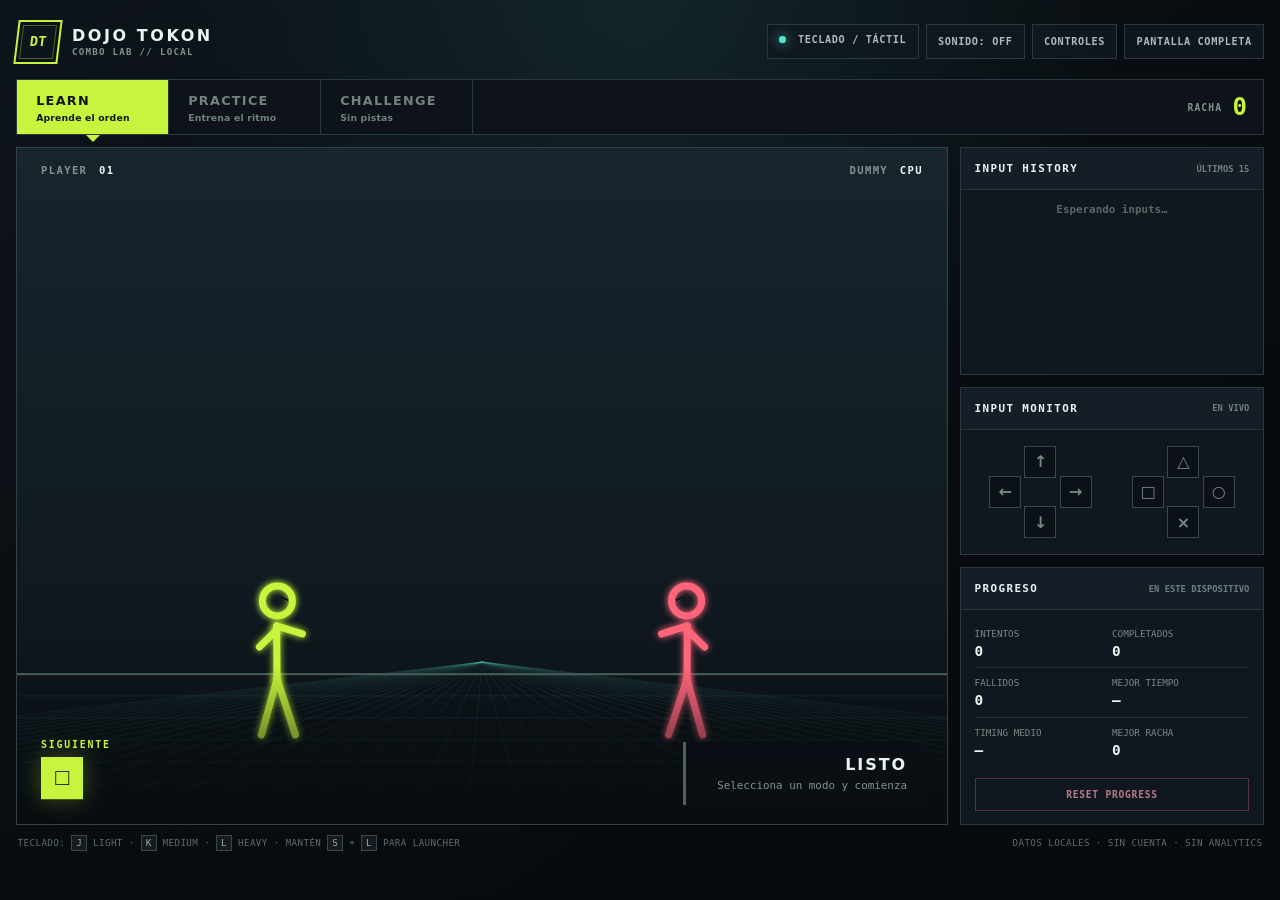
<file: index.html>
<!doctype html>
<html lang="es">
<head>
  <meta charset="UTF-8">
  <meta name="viewport" content="width=device-width, initial-scale=1, viewport-fit=cover, user-scalable=no">
  <meta name="theme-color" content="#10151c">
  <meta name="description" content="Entrenador local de combos para juegos de lucha.">
  <meta name="apple-mobile-web-app-capable" content="yes">
  <meta name="apple-mobile-web-app-status-bar-style" content="black-translucent">
  <meta name="apple-mobile-web-app-title" content="Dojo Tokon">
  <title>Dojo Tokon</title>
  <link rel="manifest" href="manifest.webmanifest">
  <link rel="icon" href="assets/icons/icon.svg" type="image/svg+xml">
  <link rel="apple-touch-icon" href="assets/icons/icon-192.png">
  <link rel="stylesheet" href="css/styles.css">
</head>
<body>
  <div class="orientation-hint" role="status">Gira el dispositivo para entrenar más cómodamente.</div>

  <main class="app-shell">
    <header class="topbar">
      <a class="brand" href="#" aria-label="Dojo Tokon, inicio">
        <span class="brand-mark" aria-hidden="true">DT</span>
        <span><strong>DOJO TOKON</strong><small>COMBO LAB // LOCAL</small></span>
      </a>
      <div class="top-actions">
        <span id="input-source" class="status-chip"><i></i> TECLADO / TÁCTIL</span>
        <button id="sound-toggle" class="utility-button" type="button" aria-pressed="false">SONIDO: OFF</button>
        <button id="touch-toggle" class="utility-button desktop-only" type="button" aria-pressed="false">CONTROLES</button>
        <button id="fullscreen-button" class="utility-button" type="button">PANTALLA COMPLETA</button>
      </div>
      <nav class="compact-toolbar" aria-label="Paneles de entrenamiento">
        <button type="button" data-overlay-open="mode-overlay">MODE <b id="compact-mode">LEARN</b></button>
        <button type="button" data-overlay-open="inputs-overlay">INPUTS</button>
        <button type="button" data-overlay-open="stats-overlay">STATS</button>
      </nav>
    </header>

    <section id="mode-overlay" class="mode-strip compact-overlay" aria-label="Modo de entrenamiento">
      <div class="overlay-heading"><strong>MODE</strong><button type="button" class="overlay-close" aria-label="Cerrar selector de modo">×</button></div>
      <div class="mode-tabs" role="tablist">
        <button class="mode-tab active" data-mode="learn" role="tab" aria-selected="true">LEARN<small>Aprende el orden</small></button>
        <button class="mode-tab" data-mode="practice" role="tab" aria-selected="false">PRACTICE<small>Entrena el ritmo</small></button>
        <button class="mode-tab" data-mode="challenge" role="tab" aria-selected="false">CHALLENGE<small>Sin pistas</small></button>
      </div>
      <div class="streak-badge"><span>RACHA</span><strong id="streak-value">0</strong></div>
    </section>

    <div class="training-grid">
      <section class="arena-panel">
        <div class="arena-labels" aria-hidden="true">
          <span>PLAYER <b>01</b></span>
          <span>DUMMY <b>CPU</b></span>
        </div>
        <canvas id="fight-canvas" aria-label="Área de combate: jugador y dummy" role="img"></canvas>
        <div class="arena-hud">
          <div class="combo-goal">
            <span id="goal-label">SIGUIENTE</span>
            <div id="combo-sequence" class="sequence" aria-live="polite"></div>
          </div>
          <div id="feedback" class="feedback" aria-live="assertive">
            <strong>LISTO</strong><small>Selecciona un modo y comienza</small>
          </div>
          <span id="compact-hits" class="compact-hits">0 HITS</span>
        </div>
        <div id="compact-history" class="compact-history" aria-label="Últimos inputs">—</div>
      </section>

      <aside class="side-panel">
        <section id="inputs-overlay" class="panel-card history-card compact-overlay">
          <button id="history-toggle" class="panel-heading collapsible" type="button" aria-expanded="true">
            <span>INPUT HISTORY</span><small>ÚLTIMOS 15</small>
          </button>
          <button type="button" class="overlay-close" aria-label="Cerrar historial">×</button>
          <ol id="input-history" class="input-history">
            <li class="empty-history">Esperando inputs…</li>
          </ol>
        </section>

        <section class="panel-card visualizer-card" aria-label="Visualizador de controles">
          <div class="panel-heading"><span>INPUT MONITOR</span><small>EN VIVO</small></div>
          <div class="mini-controller">
            <div class="mini-dpad" aria-label="D-pad">
              <span data-visual="UP" class="up">↑</span>
              <span data-visual="LEFT" class="left">←</span>
              <span data-visual="DOWN" class="down">↓</span>
              <span data-visual="RIGHT" class="right">→</span>
            </div>
            <div class="mini-face" aria-label="Botones de ataque">
              <span data-visual="M" class="triangle">△</span>
              <span data-visual="L" class="square">□</span>
              <span data-visual="H" class="circle">○</span>
              <span data-visual="ASSIST" class="cross">×</span>
            </div>
          </div>
        </section>

        <section id="stats-overlay" class="panel-card session-card compact-overlay">
          <div class="panel-heading"><span>PROGRESO</span><small>EN ESTE DISPOSITIVO</small></div>
          <button type="button" class="overlay-close" aria-label="Cerrar estadísticas">×</button>
          <dl class="stats-grid">
            <div><dt>Intentos</dt><dd id="stat-attempts">0</dd></div>
            <div><dt>Completados</dt><dd id="stat-success">0</dd></div>
            <div><dt>Fallidos</dt><dd id="stat-failed">0</dd></div>
            <div><dt>Mejor tiempo</dt><dd id="stat-best-time">—</dd></div>
            <div><dt>Timing medio</dt><dd id="stat-average">—</dd></div>
            <div><dt>Mejor racha</dt><dd id="stat-best-streak">0</dd></div>
          </dl>
          <button id="reset-progress" class="reset-button" type="button">RESET PROGRESS</button>
        </section>
      </aside>
    </div>

    <section id="touch-controls" class="touch-controls" aria-label="Controles táctiles">
      <div class="touch-zone dpad-zone">
        <span class="zone-label">MOVEMENT</span>
        <button class="control-button dpad-button up" data-input="UP" aria-label="Arriba">↑</button>
        <button class="control-button dpad-button left" data-input="LEFT" aria-label="Izquierda">←</button>
        <button class="control-button dpad-button down" data-input="DOWN" aria-label="Abajo">↓</button>
        <button class="control-button dpad-button right" data-input="RIGHT" aria-label="Derecha">→</button>
        <span class="dpad-center" aria-hidden="true"></span>
      </div>
      <div class="touch-divider" aria-hidden="true"></div>
      <div class="touch-zone face-zone">
        <span class="zone-label">ATTACK</span>
        <button class="control-button face-button triangle" data-input="M" aria-label="Medium, triángulo">△</button>
        <button class="control-button face-button square" data-input="L" aria-label="Light, cuadrado">□</button>
        <button class="control-button face-button circle" data-input="H" aria-label="Heavy, círculo">○</button>
        <button class="control-button face-button cross" data-input="ASSIST" aria-label="Assist, equis">×</button>
      </div>
    </section>

    <footer class="footer-note">
      <span>TECLADO: <kbd>J</kbd> LIGHT · <kbd>K</kbd> MEDIUM · <kbd>L</kbd> HEAVY · MANTÉN <kbd>S</kbd> + <kbd>L</kbd> PARA LAUNCHER</span>
      <span>DATOS LOCALES · SIN CUENTA · SIN ANALYTICS</span>
    </footer>
  </main>

  <script type="module" src="js/app.js"></script>
</body>
</html>
</file>
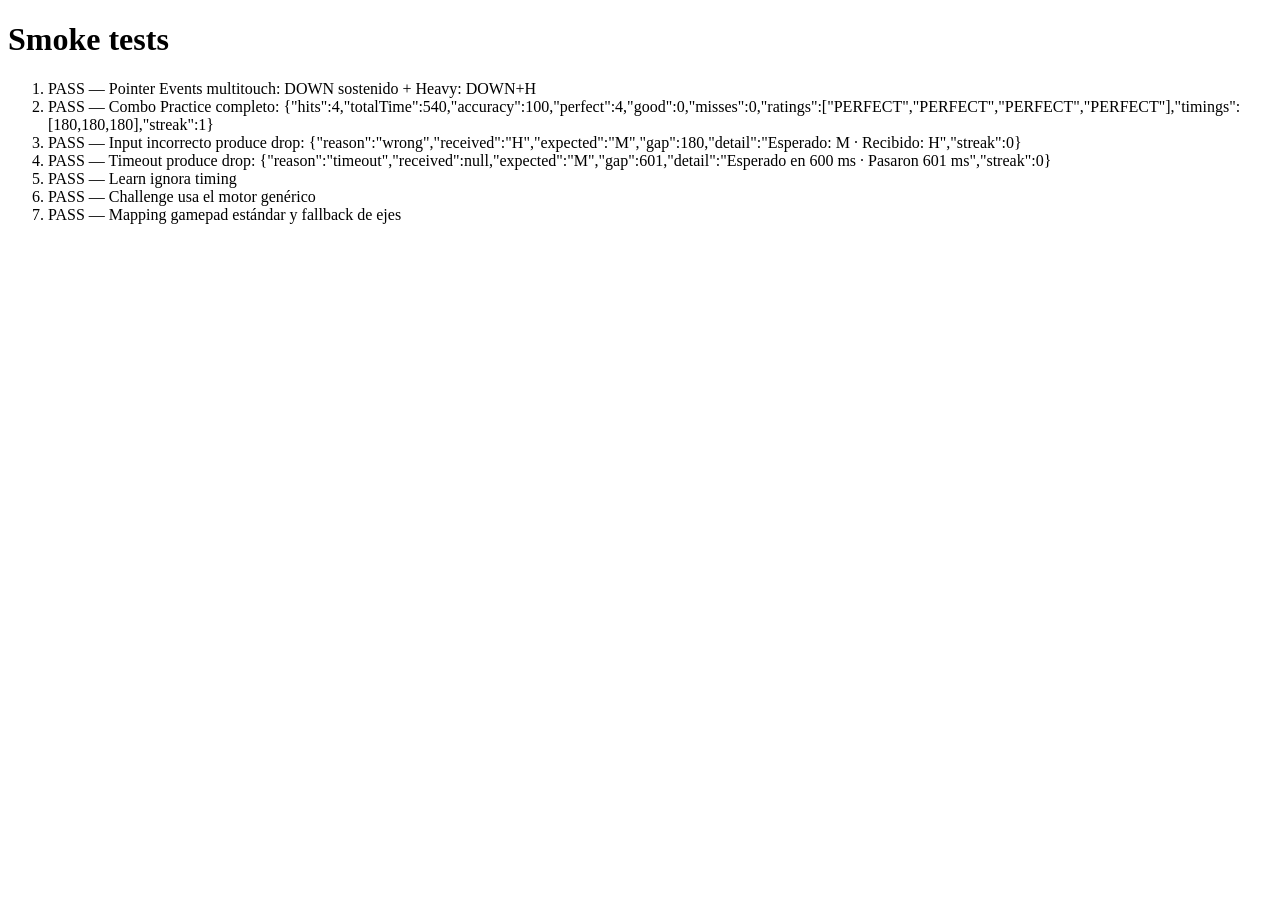
<file: tests/smoke.html>
<!doctype html>
<html lang="es">
<head><meta charset="utf-8"><title>Dojo Tokon — Smoke tests</title></head>
<body><h1>Smoke tests</h1><ol id="results"></ol><script type="module" src="smoke.js"></script></body>
</html>
</file>
<file: css/styles.css>
:root {
  --ink: #eaf4f2;
  --muted: #82938f;
  --panel: #111820;
  --panel-2: #18222b;
  --line: #2a3940;
  --lime: #c7f43c;
  --cyan: #56e0ce;
  --red: #ff526c;
  --yellow: #ffc857;
  --violet: #aa8cff;
  --safe-top: env(safe-area-inset-top, 0px);
  --safe-right: env(safe-area-inset-right, 0px);
  --safe-bottom: env(safe-area-inset-bottom, 0px);
  --safe-left: env(safe-area-inset-left, 0px);
  color-scheme: dark;
  font-family: Inter, ui-sans-serif, system-ui, -apple-system, BlinkMacSystemFont, "Segoe UI", sans-serif;
}

* { box-sizing: border-box; }

html, body { margin: 0; min-height: 100%; background: #080c10; }

body {
  color: var(--ink);
  min-height: 100dvh;
  overscroll-behavior: none;
  background:
    radial-gradient(circle at 50% 0%, rgba(86, 224, 206, .1), transparent 30rem),
    linear-gradient(145deg, #0d141a, #070a0e 70%);
}

button, a { -webkit-tap-highlight-color: transparent; }
button { font: inherit; color: inherit; }

.compact-toolbar,
.compact-history,
.compact-hits,
.overlay-heading,
.compact-overlay > .overlay-close { display: none; }

.orientation-hint {
  display: none;
  position: fixed;
  inset: max(.5rem, var(--safe-top)) .75rem auto;
  z-index: 100;
  padding: .65rem 1rem;
  text-align: center;
  background: rgba(199, 244, 60, .95);
  color: #10150e;
  font-size: .74rem;
  font-weight: 900;
  letter-spacing: .08em;
  border-radius: .25rem;
  box-shadow: 0 .4rem 1.5rem #0008;
}

.app-shell {
  width: min(1500px, 100%);
  min-height: 100dvh;
  margin: auto;
  padding: max(1rem, var(--safe-top)) max(1rem, var(--safe-right)) max(1rem, var(--safe-bottom)) max(1rem, var(--safe-left));
}

.topbar, .mode-strip, .panel-heading, .footer-note {
  display: flex;
  align-items: center;
  justify-content: space-between;
}

.topbar { min-height: 3.2rem; gap: 1rem; margin-bottom: .75rem; }
.brand { display: flex; align-items: center; gap: .75rem; color: inherit; text-decoration: none; }
.brand-mark {
  display: grid;
  place-items: center;
  width: 2.75rem;
  aspect-ratio: 1;
  border: 2px solid var(--lime);
  color: var(--lime);
  font: 900 .86rem/1 monospace;
  transform: skew(-7deg);
  box-shadow: inset 0 0 0 3px #0c1117, inset 0 0 0 4px #526320;
}
.brand strong { display: block; font-size: 1rem; letter-spacing: .16em; }
.brand small { display: block; margin-top: .14rem; color: var(--muted); font: 700 .57rem/1 monospace; letter-spacing: .14em; }
.top-actions { display: flex; align-items: center; gap: .45rem; flex-wrap: wrap; justify-content: flex-end; }
.status-chip, .utility-button {
  border: 1px solid var(--line);
  background: rgba(17, 24, 32, .9);
  color: #adbbb8;
  min-height: 2.2rem;
  padding: .55rem .7rem;
  font: 800 .64rem/1 monospace;
  letter-spacing: .06em;
}
.status-chip i { display: inline-block; width: .42rem; height: .42rem; border-radius: 50%; background: var(--cyan); box-shadow: 0 0 .7rem var(--cyan); margin-right: .35rem; }
.status-chip.gamepad { color: var(--lime); border-color: #607425; }
.utility-button { cursor: pointer; }
.utility-button:hover, .utility-button[aria-pressed="true"] { color: var(--lime); border-color: var(--lime); }

.mode-strip { gap: 1rem; margin-bottom: .75rem; border: 1px solid var(--line); background: #0d1319; }
.mode-tabs { display: flex; min-width: 0; }
.mode-tab {
  position: relative;
  min-width: 9.5rem;
  padding: .8rem 1.2rem .72rem;
  border: 0;
  border-right: 1px solid var(--line);
  background: transparent;
  color: #71827f;
  text-align: left;
  font-size: .8rem;
  font-weight: 900;
  letter-spacing: .1em;
  cursor: pointer;
}
.mode-tab small { display: block; font-size: .58rem; font-weight: 600; letter-spacing: .02em; margin-top: .24rem; }
.mode-tab.active { color: #10150e; background: var(--lime); }
.mode-tab.active::after { content: ""; position: absolute; left: 50%; bottom: -.45rem; translate: -50%; border: .45rem solid transparent; border-top-color: var(--lime); border-bottom: 0; }
.streak-badge { display: flex; align-items: center; gap: .65rem; padding-right: 1rem; }
.streak-badge span { color: var(--muted); font: 800 .6rem monospace; letter-spacing: .12em; }
.streak-badge strong { color: var(--lime); font: 900 1.5rem/1 monospace; }

.training-grid { display: grid; grid-template-columns: minmax(0, 1fr) 19rem; gap: .75rem; }
.arena-panel { position: relative; min-width: 0; min-height: 34rem; overflow: hidden; border: 1px solid #33434a; background: #111920; }
.arena-panel::before {
  content: "";
  position: absolute;
  inset: 0;
  pointer-events: none;
  background: repeating-linear-gradient(90deg, transparent 0, transparent calc(10% - 1px), rgba(199, 244, 60, .035) 10%);
}
#fight-canvas { display: block; width: 100%; height: 100%; position: absolute; inset: 0; }
.arena-labels { position: absolute; z-index: 2; inset: 1rem 1.5rem auto; display: flex; justify-content: space-between; color: var(--muted); font: 800 .66rem monospace; letter-spacing: .13em; }
.arena-labels b { color: var(--ink); margin-left: .25rem; }
.arena-hud { position: absolute; z-index: 3; inset: auto 0 0; display: grid; grid-template-columns: 1fr auto; align-items: end; gap: 1rem; padding: 4.5rem 1.5rem 1.2rem; background: linear-gradient(transparent, rgba(8, 12, 16, .95)); pointer-events: none; }
.combo-goal > span { display: block; margin-bottom: .45rem; color: var(--lime); font: 900 .62rem monospace; letter-spacing: .18em; }
.sequence { display: flex; align-items: center; flex-wrap: wrap; gap: .5rem; min-height: 3rem; }
.sequence-step { display: inline-flex; align-items: center; gap: .3rem; color: #778783; transition: .18s ease; }
.sequence-step .glyph { display: grid; place-items: center; min-width: 2.65rem; height: 2.65rem; border: 1px solid #48565a; background: #11181fdd; font: 800 1.45rem/1 sans-serif; }
.sequence-step .arrow { color: #53615f; font: 800 1rem monospace; margin-left: .1rem; }
.sequence-step.complete { color: var(--cyan); }
.sequence-step.complete .glyph { border-color: var(--cyan); background: rgba(86, 224, 206, .12); }
.sequence-step.current { color: #11180b; }
.sequence-step.current .glyph { color: #11180b; border-color: var(--lime); background: var(--lime); box-shadow: 0 0 1.5rem rgba(199,244,60,.3); transform: translateY(-.18rem); }
.sequence-step.hidden-step { display: none; }
.challenge-title { color: var(--ink); font-size: clamp(1.2rem, 4vw, 2rem); font-weight: 900; letter-spacing: .06em; }
.feedback { min-width: 15rem; padding: .8rem 1rem; border-left: 3px solid #51605d; background: #0b1015dd; text-align: right; }
.feedback strong { display: block; font-size: 1rem; letter-spacing: .12em; }
.feedback small { display: block; color: var(--muted); margin-top: .28rem; font: .68rem/1.25 monospace; }
.feedback.perfect { border-color: var(--lime); color: var(--lime); }
.feedback.good { border-color: var(--cyan); color: var(--cyan); }
.feedback.early, .feedback.late { border-color: var(--yellow); color: var(--yellow); }
.feedback.drop, .feedback.miss { border-color: var(--red); color: var(--red); animation: shake .28s linear; }
.feedback.complete { border-color: var(--lime); color: var(--lime); animation: flash .55s ease; }
@keyframes shake { 25% { translate: -.35rem 0; } 75% { translate: .35rem 0; } }
@keyframes flash { 50% { background: rgba(199,244,60,.25); } }

.side-panel { display: flex; flex-direction: column; gap: .75rem; }
.panel-card { border: 1px solid var(--line); background: rgba(17, 24, 32, .92); }
.panel-heading { width: 100%; min-height: 2.6rem; padding: .7rem .85rem; border: 0; border-bottom: 1px solid var(--line); background: #151e26; text-align: left; }
.panel-heading span { font: 900 .68rem monospace; letter-spacing: .13em; }
.panel-heading small { color: #6e807c; font: 700 .55rem monospace; }
.collapsible { cursor: pointer; }
.input-history { list-style: none; margin: 0; padding: .5rem .85rem; min-height: 11.5rem; max-height: 11.5rem; overflow: hidden; }
.input-history li { display: grid; grid-template-columns: 2.3rem 1fr auto; align-items: center; min-height: 1.42rem; font: 700 .68rem monospace; color: #b5c2bf; border-bottom: 1px solid #1e2b31; }
.input-history li:last-child { border: 0; }
.input-history .history-glyph { color: var(--cyan); font-size: .95rem; }
.input-history .history-name { color: #7c8d89; font-size: .59rem; }
.input-history time { color: #60716e; }
.input-history .empty-history { display: flex; justify-content: center; color: #596865; }
.mini-controller { display: grid; grid-template-columns: 1fr 1fr; gap: 1rem; padding: 1rem; }
.mini-dpad, .mini-face { position: relative; width: 6.4rem; height: 5.8rem; margin: auto; }
.mini-controller span { display: grid; place-items: center; position: absolute; width: 2rem; height: 2rem; border: 1px solid #3a494d; color: #778885; background: #0b1116; font-size: 1rem; font-weight: 900; transition: .08s; }
.mini-controller span.active { color: #10150e; border-color: var(--lime); background: var(--lime); box-shadow: 0 0 .8rem rgba(199,244,60,.45); transform: scale(.9); }
.mini-dpad .up, .mini-face .triangle { top: 0; left: 2.2rem; }
.mini-dpad .left, .mini-face .square { left: 0; top: 1.9rem; }
.mini-dpad .down, .mini-face .cross { left: 2.2rem; bottom: 0; }
.mini-dpad .right, .mini-face .circle { right: 0; top: 1.9rem; }
.stats-grid { display: grid; grid-template-columns: 1fr 1fr; margin: 0; padding: .55rem .85rem; gap: 0; }
.stats-grid div { padding: .55rem 0; border-bottom: 1px solid #26333a; }
.stats-grid div:nth-last-child(-n+2) { border-bottom: 0; }
.stats-grid dt { color: #778884; font: .58rem monospace; text-transform: uppercase; }
.stats-grid dd { margin: .25rem 0 0; color: var(--ink); font: 900 .9rem monospace; }
.reset-button { width: calc(100% - 1.7rem); margin: .2rem .85rem .85rem; padding: .6rem; border: 1px solid #57313c; background: transparent; color: #b77a88; font: 800 .6rem monospace; letter-spacing: .08em; cursor: pointer; }
.reset-button:hover { color: var(--red); border-color: var(--red); }

.touch-controls { display: none; grid-template-columns: 1fr 1px 1fr; height: 14.5rem; margin-top: .75rem; border: 1px solid var(--line); background: linear-gradient(90deg, #121a21, #0e151b); touch-action: none; user-select: none; -webkit-user-select: none; }
.touch-controls.force-visible { display: grid; }
.touch-divider { background: var(--line); margin: 1rem 0; }
.touch-zone { position: relative; min-width: 0; }
.zone-label { position: absolute; top: .7rem; left: .8rem; color: #556663; font: 700 .56rem monospace; letter-spacing: .14em; }
.control-button { position: absolute; display: grid; place-items: center; width: 4.25rem; height: 4.25rem; padding: 0; border: 2px solid #435056; background: #182129; color: #aebbb8; box-shadow: inset 0 -.35rem 0 #0b1116, 0 .25rem .7rem #0008; font: 900 1.75rem/1 sans-serif; touch-action: none; user-select: none; -webkit-user-select: none; }
.control-button.pressed { transform: translateY(.22rem) scale(.96); color: #0e1510; border-color: var(--lime); background: var(--lime); box-shadow: inset 0 -.1rem 0 #778f23, 0 0 1rem rgba(199,244,60,.35); }
.dpad-button { z-index: 1; border-radius: .35rem; }
.dpad-button.up { left: calc(50% - 2.125rem); top: 1.1rem; }
.dpad-button.left { left: calc(50% - 6.4rem); top: 5.35rem; }
.dpad-button.down { left: calc(50% - 2.125rem); top: 5.35rem; }
.dpad-button.right { left: calc(50% + 2.15rem); top: 5.35rem; }
.dpad-center { position: absolute; left: calc(50% - 2.125rem); top: 5.35rem; width: 4.25rem; height: 4.25rem; background: #182129; pointer-events: none; }
.face-button { border-radius: 50%; }
.face-button.triangle { left: calc(50% - 2.125rem); top: 1.1rem; color: #65d3ae; }
.face-button.square { left: calc(50% - 6.4rem); top: 5.35rem; color: #e480b0; }
.face-button.cross { left: calc(50% - 2.125rem); top: 9.6rem; color: #8eb9ef; }
.face-button.circle { left: calc(50% + 2.15rem); top: 5.35rem; color: #f27979; }
.face-button.pressed { color: #0e1510; }

.footer-note { gap: 1rem; padding: .75rem .1rem 0; color: #5e6e6b; font: .58rem monospace; letter-spacing: .04em; }
kbd { padding: .08rem .25rem; border: 1px solid #3b484b; background: #141c22; color: #9caaa7; }

@media (pointer: coarse), (max-width: 900px) {
  .touch-controls { display: grid; }
  .desktop-only { display: none; }
}

@media (max-width: 1100px) {
  .training-grid { grid-template-columns: minmax(0, 1fr) 16rem; }
  .arena-panel { min-height: 30rem; }
  .feedback { min-width: 12rem; }
  .mode-tab { min-width: 8rem; }
}

@media (max-width: 760px) and (orientation: portrait) {
  .orientation-hint { display: block; }
  .app-shell { padding-top: max(4rem, calc(var(--safe-top) + 3rem)); }
  .topbar { align-items: flex-start; }
  .brand small, .status-chip, #fullscreen-button { display: none; }
  .mode-strip { overflow-x: auto; }
  .mode-tab { min-width: 7.25rem; padding-inline: .8rem; }
  .streak-badge { display: none; }
  .training-grid { display: block; }
  .arena-panel { min-height: 25rem; }
  .side-panel { margin-top: .75rem; }
  .visualizer-card, .session-card { display: none; }
  .history-card.collapsed .input-history { display: none; }
  .arena-hud { grid-template-columns: 1fr; gap: .5rem; padding-inline: 1rem; }
  .feedback { min-width: 0; text-align: left; }
  .touch-controls { height: 16.5rem; }
  .control-button { width: 3.75rem; height: 3.75rem; }
  .dpad-button.up, .face-button.triangle { left: calc(50% - 1.875rem); }
  .dpad-button.left, .face-button.square { left: calc(50% - 5.65rem); }
  .dpad-button.down, .face-button.cross { left: calc(50% - 1.875rem); }
  .dpad-button.right, .face-button.circle { left: calc(50% + 1.9rem); }
  .dpad-center { left: calc(50% - 1.875rem); width: 3.75rem; height: 3.75rem; }
  .footer-note { display: none; }
}

@media (orientation: landscape) and (max-height: 500px) and (max-width: 1000px) {
  :root {
    --compact-header: clamp(30px, 8dvh, 34px);
    --compact-controls: clamp(126px, 35dvh, 160px);
    --compact-gap: clamp(2px, .8dvh, 4px);
    --pad-button: clamp(44px, 12.5dvh, 56px);
    --pad-step: calc(var(--pad-button) + clamp(3px, 1dvh, 6px));
  }

  html,
  body {
    width: 100%;
    height: 100dvh;
    min-height: 100dvh;
    max-height: 100dvh;
    overflow: hidden;
    overscroll-behavior: none;
  }

  body { position: fixed; inset: 0; touch-action: none; }

  .app-shell {
    position: relative;
    display: grid;
    grid-template-rows: minmax(0, 1fr) var(--compact-controls);
    gap: var(--compact-gap);
    width: 100%;
    height: 100dvh;
    min-height: 100dvh;
    max-height: 100dvh;
    padding:
      max(2px, var(--safe-top))
      max(5px, var(--safe-right))
      max(2px, var(--safe-bottom))
      max(5px, var(--safe-left));
    overflow: hidden;
  }

  .topbar {
    position: absolute;
    z-index: 12;
    top: max(2px, var(--safe-top));
    right: max(5px, var(--safe-right));
    left: max(5px, var(--safe-left));
    min-height: 0;
    height: var(--compact-header);
    margin: 0;
    padding: 0 clamp(3px, 1vw, 8px);
    border: 1px solid var(--line);
    background: rgba(10, 15, 20, .96);
  }

  .brand { gap: 0; white-space: nowrap; }
  .brand-mark,
  .brand small,
  .top-actions,
  .footer-note { display: none; }
  .brand strong { font-size: clamp(.62rem, 2.1vw, .76rem); letter-spacing: .14em; }

  .compact-toolbar {
    display: flex;
    align-items: center;
    gap: clamp(2px, .7vw, 6px);
    height: 100%;
  }
  .compact-toolbar button {
    height: calc(100% - 5px);
    min-width: 48px;
    padding: 0 clamp(6px, 1.4vw, 12px);
    border: 1px solid #334249;
    background: #141d24;
    color: #a9b7b4;
    font: 800 clamp(.49rem, 1.5vw, .58rem)/1 monospace;
    letter-spacing: .05em;
    touch-action: manipulation;
  }
  .compact-toolbar button[aria-expanded="true"] { color: #11170d; border-color: var(--lime); background: var(--lime); }
  .compact-toolbar b { color: var(--lime); font-size: .48rem; margin-left: .2rem; }
  .compact-toolbar button[aria-expanded="true"] b { color: #11170d; }

  .training-grid {
    display: grid;
    grid-template-columns: 1fr;
    min-height: 0;
    height: 100%;
    gap: 0;
  }
  .arena-panel { min-height: 0; height: 100%; border-color: #3a4b51; }
  .arena-labels {
    inset: calc(var(--compact-header) + 34px) max(7px, 1.4vw) auto;
    color: rgba(160, 177, 173, .72);
    font-size: clamp(.45rem, 1.25vw, .52rem);
  }

  .arena-hud {
    inset: calc(var(--compact-header) + var(--compact-gap)) 0 auto;
    display: flex;
    align-items: center;
    gap: clamp(5px, 1.2vw, 10px);
    min-height: 30px;
    padding: 2px max(7px, 1.4vw);
    background: linear-gradient(180deg, rgba(7, 12, 16, .96), rgba(7, 12, 16, .72));
    border-bottom: 1px solid rgba(73, 91, 95, .6);
    overflow: hidden;
  }
  .combo-goal { display: flex; align-items: center; min-width: 0; flex: 1; }
  .combo-goal > span { display: none; }
  .sequence {
    flex-wrap: nowrap;
    gap: clamp(2px, .7vw, 6px);
    min-height: 24px;
    white-space: nowrap;
  }
  .sequence-step { gap: clamp(1px, .4vw, 3px); }
  .sequence-step .glyph {
    min-width: clamp(24px, 6.5dvh, 29px);
    height: clamp(24px, 6.5dvh, 29px);
    font-size: clamp(.82rem, 3.5dvh, 1rem);
    background: rgba(15, 23, 29, .9);
  }
  .sequence-step .arrow { font-size: clamp(.65rem, 2.7dvh, .8rem); margin: 0; }
  .sequence-step.current .glyph { transform: none; box-shadow: 0 0 .65rem rgba(199,244,60,.25); }
  .challenge-title { overflow: hidden; text-overflow: ellipsis; font-size: clamp(.72rem, 3dvh, .9rem); }
  .compact-hits {
    display: block;
    order: 2;
    flex: 0 0 auto;
    color: var(--lime);
    font: 900 clamp(.55rem, 2.35dvh, .66rem)/1 monospace;
    letter-spacing: .06em;
    white-space: nowrap;
  }
  .feedback {
    order: 3;
    flex: 0 1 auto;
    min-width: 0;
    max-width: 32%;
    padding: 2px 0 2px clamp(5px, 1vw, 9px);
    border-left-width: 2px;
    background: transparent;
    text-align: right;
    white-space: nowrap;
    overflow: hidden;
  }
  .feedback strong { overflow: hidden; text-overflow: ellipsis; font-size: clamp(.54rem, 2.2dvh, .65rem); }
  .feedback small { display: none; }
  .compact-history {
    display: flex;
    position: absolute;
    z-index: 3;
    right: max(7px, 1.4vw);
    bottom: 4px;
    align-items: center;
    gap: 4px;
    min-height: 22px;
    padding: 2px 6px;
    border: 1px solid rgba(73, 91, 95, .5);
    background: rgba(7, 12, 16, .72);
    color: var(--cyan);
    font: 800 clamp(.68rem, 3dvh, .85rem)/1 sans-serif;
    pointer-events: none;
  }

  .side-panel { display: contents; }
  .visualizer-card { display: none; }
  .compact-overlay {
    display: none;
    position: fixed;
    z-index: 80;
    top: calc(max(2px, var(--safe-top)) + var(--compact-header) + var(--compact-gap));
    right: max(5px, var(--safe-right));
    width: min(330px, calc(100vw - max(10px, var(--safe-left)) - max(10px, var(--safe-right))));
    max-height: calc(100dvh - var(--compact-header) - max(8px, var(--safe-top)) - max(8px, var(--safe-bottom)));
    margin: 0;
    border: 1px solid #52636a;
    background: rgba(12, 18, 24, .98);
    box-shadow: 0 12px 35px #000c;
    overflow: auto;
    overscroll-behavior: contain;
    touch-action: pan-y;
  }
  .compact-overlay.overlay-open { display: block; }
  .overlay-heading {
    display: flex;
    align-items: center;
    justify-content: space-between;
    min-height: 34px;
    padding-left: .75rem;
    border-bottom: 1px solid var(--line);
    color: var(--lime);
    font: 900 .65rem monospace;
    letter-spacing: .12em;
  }
  .overlay-close,
  .compact-overlay > .overlay-close {
    display: grid;
    place-items: center;
    width: 34px;
    height: 34px;
    margin: 0;
    padding: 0;
    border: 0;
    background: transparent;
    color: #b5c2bf;
    font-size: 1.2rem;
    line-height: 1;
    touch-action: manipulation;
  }
  .compact-overlay > .overlay-close { position: absolute; z-index: 2; top: 0; right: 0; }
  .mode-strip .overlay-close { position: static; }
  .mode-tabs { display: grid; grid-template-columns: 1fr; }
  .mode-tab {
    width: 100%;
    min-width: 0;
    min-height: 38px;
    padding: .55rem .75rem;
    border: 0;
    border-bottom: 1px solid var(--line);
    font-size: .68rem;
    touch-action: manipulation;
  }
  .mode-tab small { display: inline; margin-left: .5rem; font-size: .53rem; }
  .mode-tab.active::after { display: none; }
  .streak-badge { display: none; }
  .panel-heading { padding-right: 40px; }
  .input-history { min-height: 0; max-height: min(58dvh, 230px); overflow-y: auto; }

  .touch-controls {
    display: grid;
    grid-template-columns: 1fr 1px 1fr;
    height: 100%;
    min-height: 0;
    margin: 0;
    border-color: #334249;
    touch-action: none;
  }
  .touch-divider { margin: 5px 0; }
  .zone-label { display: none; }
  .control-button {
    width: var(--pad-button);
    height: var(--pad-button);
    font-size: clamp(1.25rem, 5.4dvh, 1.55rem);
    box-shadow: inset 0 -.22rem 0 #0b1116, 0 .15rem .5rem #0008;
  }
  .dpad-button.up,
  .face-button.triangle { top: 2px; left: calc(50% - var(--pad-button) / 2); }
  .dpad-button.left,
  .face-button.square { top: calc(50% - var(--pad-button) / 2); left: calc(50% - var(--pad-button) / 2 - var(--pad-step)); }
  .dpad-button.down,
  .face-button.cross { top: auto; bottom: 2px; left: calc(50% - var(--pad-button) / 2); }
  .dpad-button.right,
  .face-button.circle { top: calc(50% - var(--pad-button) / 2); left: calc(50% - var(--pad-button) / 2 + var(--pad-step)); }
  .dpad-center {
    top: calc(50% - var(--pad-button) / 2);
    left: calc(50% - var(--pad-button) / 2);
    width: var(--pad-button);
    height: var(--pad-button);
  }
}

@media (prefers-reduced-motion: reduce) {
  *, *::before, *::after { animation-duration: .01ms !important; animation-iteration-count: 1 !important; transition-duration: .01ms !important; }
}
</file>
